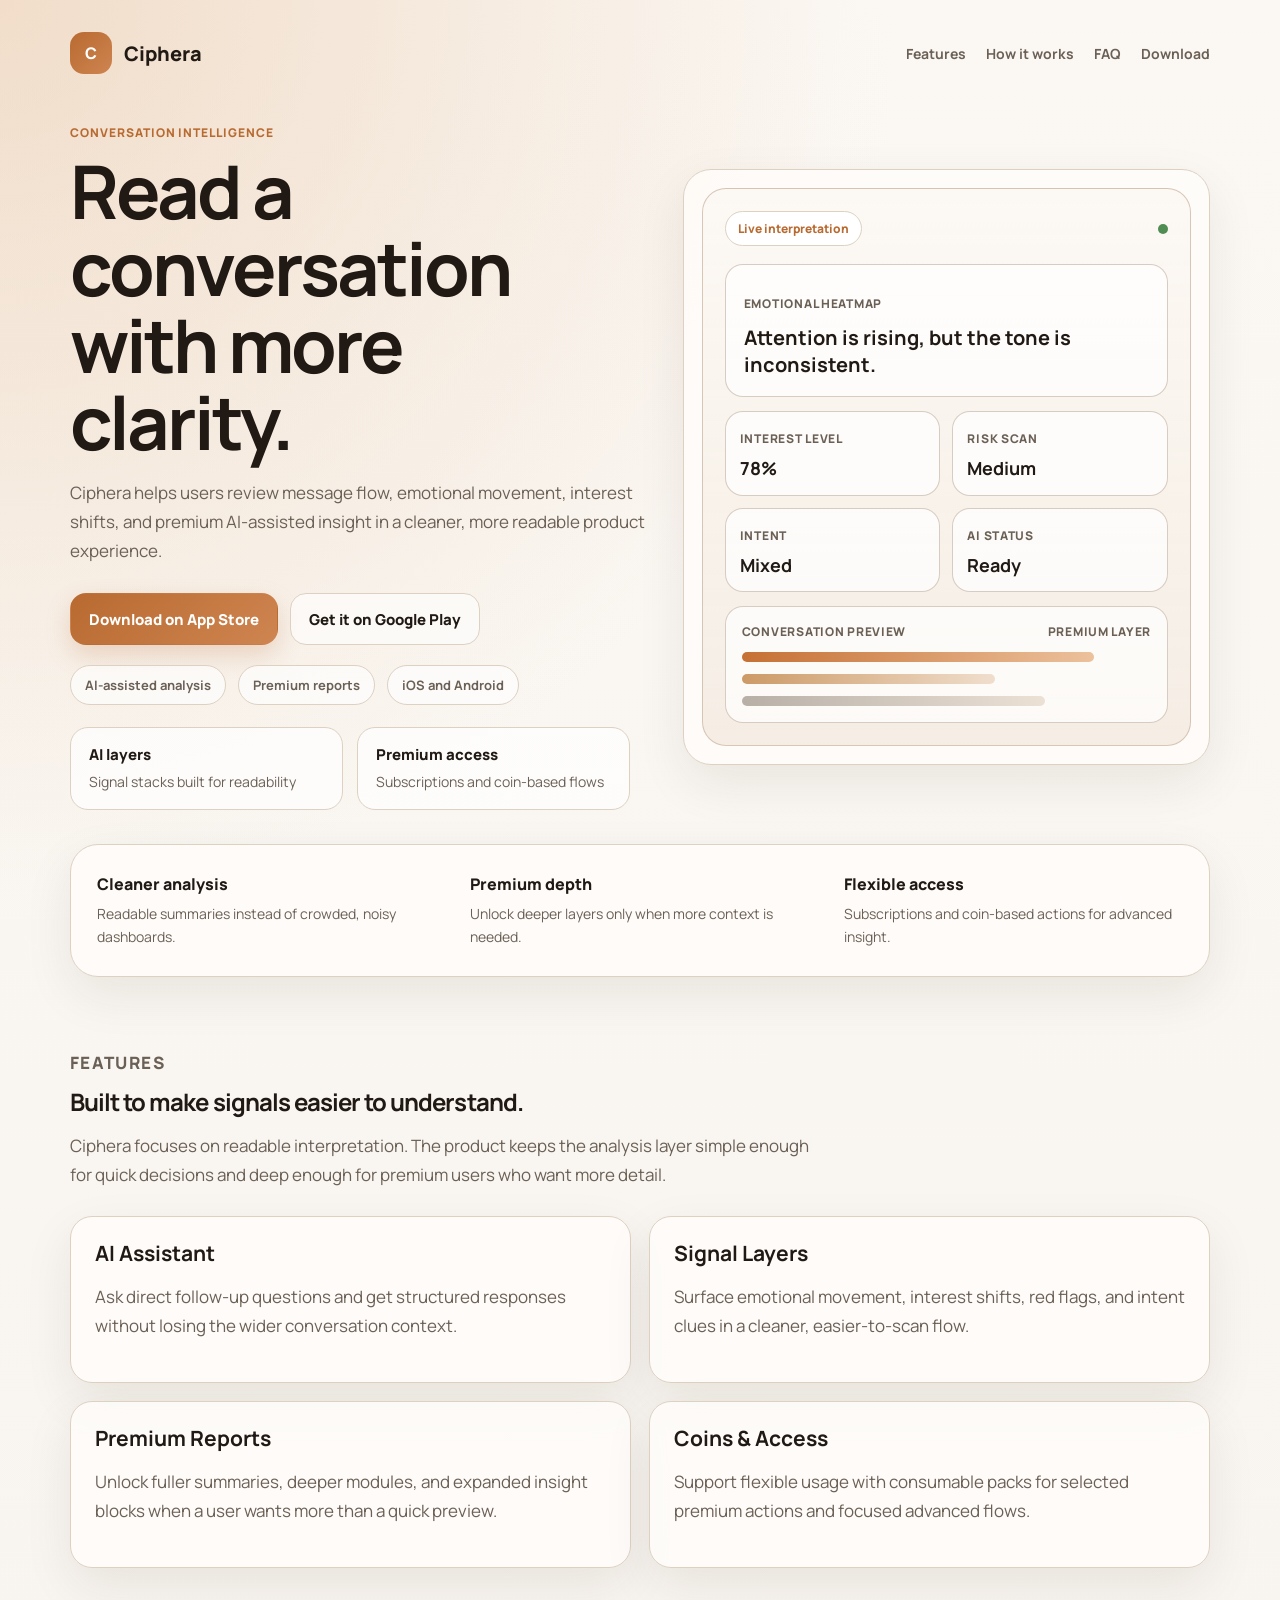
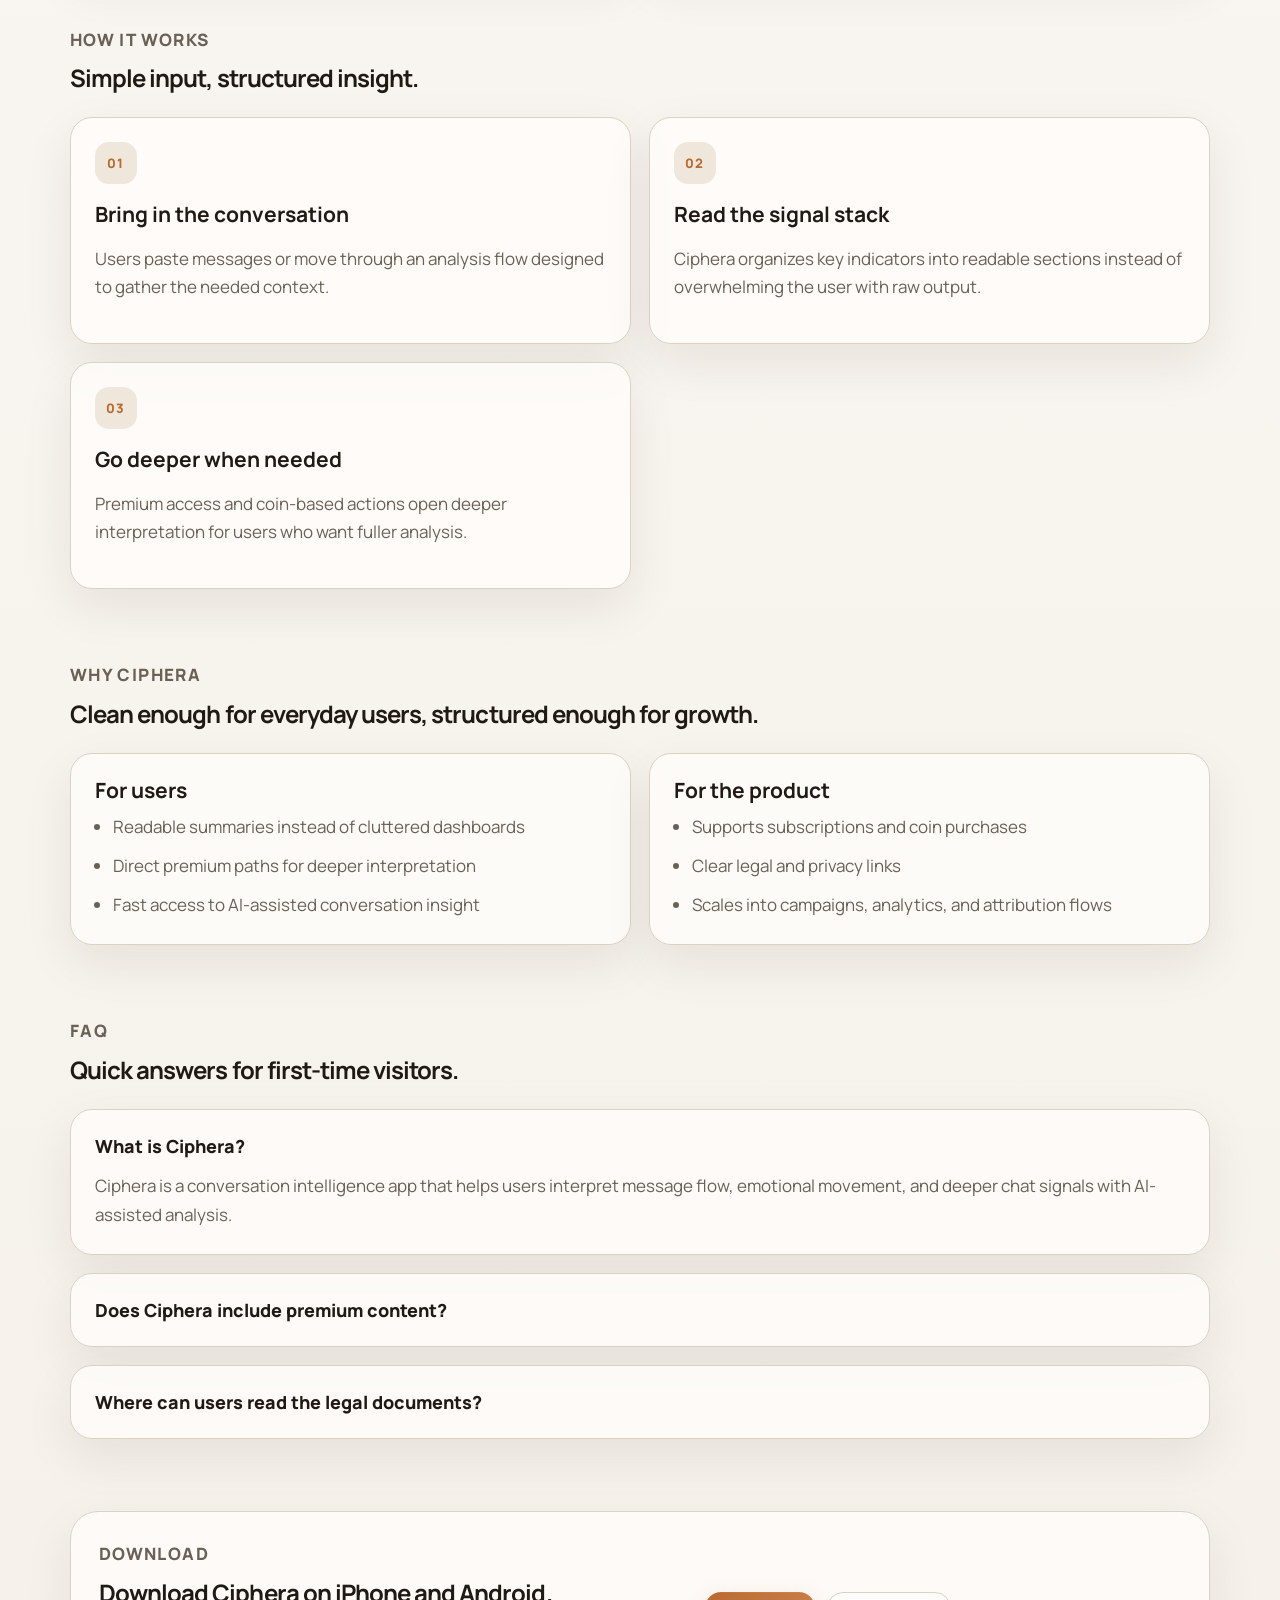
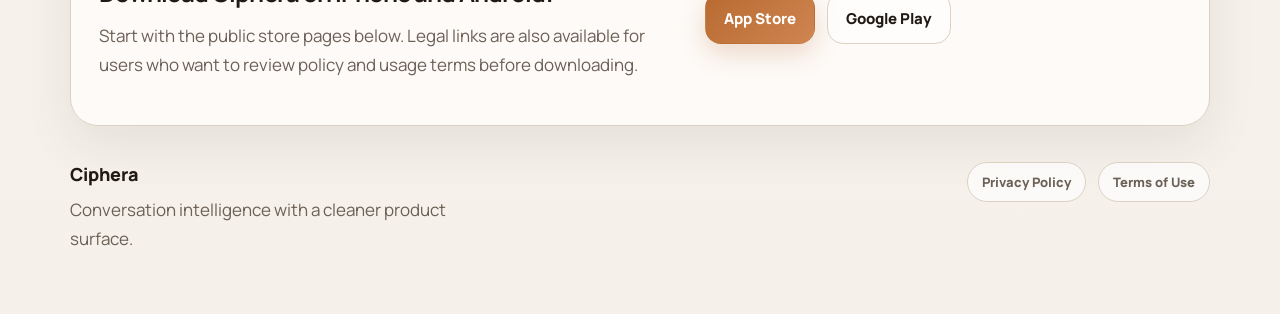
<file: index.html>
<!DOCTYPE html>
<html lang="en">
  <head>
    <meta charset="UTF-8" />
    <meta name="viewport" content="width=device-width, initial-scale=1.0" />
    <title>Ciphera | Conversation Intelligence</title>
    <meta
      name="description"
      content="Ciphera helps users understand conversation dynamics with AI-assisted summaries, premium insight layers, and cleaner signal tracking."
    />
    <link rel="preconnect" href="https://fonts.googleapis.com" />
    <link rel="preconnect" href="https://fonts.gstatic.com" crossorigin />
    <link
      href="https://fonts.googleapis.com/css2?family=Manrope:wght@500;600;700;800&display=swap"
      rel="stylesheet"
    />
    <link rel="stylesheet" href="./styles.css" />
  </head>
  <body>
    <div class="site-shell">
      <header class="topbar">
        <a class="brand" href="#top" aria-label="Ciphera home">
          <span class="brand-mark">C</span>
          <span class="brand-text">Ciphera</span>
        </a>

        <nav class="nav" aria-label="Primary">
          <a href="#features">Features</a>
          <a href="#how-it-works">How it works</a>
          <a href="#faq">FAQ</a>
          <a href="#download">Download</a>
        </nav>
      </header>

      <main id="top">
        <section class="hero">
          <div class="hero-copy">
            <p class="eyebrow">Conversation Intelligence</p>
            <h1>Read a conversation with more clarity.</h1>
            <p class="hero-text">
              Ciphera helps users review message flow, emotional movement,
              interest shifts, and premium AI-assisted insight in a cleaner,
              more readable product experience.
            </p>

            <div class="hero-actions">
              <a class="button button-primary" href="https://apps.apple.com/app/id6761788818" target="_blank" rel="noreferrer">Download on App Store</a>
              <a class="button button-secondary" href="https://play.google.com/store/apps/details?id=com.azizkutlu.ciphera" target="_blank" rel="noreferrer">Get it on Google Play</a>
            </div>

            <div class="hero-meta">
              <span>AI-assisted analysis</span>
              <span>Premium reports</span>
              <span>iOS and Android</span>
            </div>

            <div class="hero-stats">
              <div class="stat-card">
                <strong>AI layers</strong>
                <span>Signal stacks built for readability</span>
              </div>
              <div class="stat-card">
                <strong>Premium access</strong>
                <span>Subscriptions and coin-based flows</span>
              </div>
            </div>
          </div>

          <div class="hero-card">
            <div class="device-card">
              <div class="device-top">
                <span class="signal-pill">Live interpretation</span>
                <span class="status-dot"></span>
              </div>

              <div class="device-block">
                <p class="device-label">Emotional Heatmap</p>
                <strong>Attention is rising, but the tone is inconsistent.</strong>
              </div>

              <div class="device-grid">
                <div class="mini-card">
                  <span class="mini-label">Interest level</span>
                  <strong>78%</strong>
                </div>
                <div class="mini-card">
                  <span class="mini-label">Risk scan</span>
                  <strong>Medium</strong>
                </div>
                <div class="mini-card">
                  <span class="mini-label">Intent</span>
                  <strong>Mixed</strong>
                </div>
                <div class="mini-card">
                  <span class="mini-label">AI status</span>
                  <strong>Ready</strong>
                </div>
              </div>

              <div class="timeline-card">
                <div class="timeline-header">
                  <span>Conversation preview</span>
                  <span>Premium layer</span>
                </div>
                <div class="timeline-line line-warm"></div>
                <div class="timeline-line line-soft"></div>
                <div class="timeline-line line-neutral"></div>
              </div>
            </div>
          </div>
        </section>

        <section class="trust-strip">
          <div class="trust-item">
            <strong>Cleaner analysis</strong>
            <span>Readable summaries instead of crowded, noisy dashboards.</span>
          </div>
          <div class="trust-item">
            <strong>Premium depth</strong>
            <span>Unlock deeper layers only when more context is needed.</span>
          </div>
          <div class="trust-item">
            <strong>Flexible access</strong>
            <span>Subscriptions and coin-based actions for advanced insight.</span>
          </div>
        </section>

        <section class="section" id="features">
          <div class="section-head">
            <p class="eyebrow">Features</p>
            <h2>Built to make signals easier to understand.</h2>
            <p>
              Ciphera focuses on readable interpretation. The product keeps the
              analysis layer simple enough for quick decisions and deep enough
              for premium users who want more detail.
            </p>
          </div>

          <div class="feature-grid">
            <article class="feature-card">
              <h3>AI Assistant</h3>
              <p>
                Ask direct follow-up questions and get structured responses
                without losing the wider conversation context.
              </p>
            </article>

            <article class="feature-card">
              <h3>Signal Layers</h3>
              <p>
                Surface emotional movement, interest shifts, red flags, and
                intent clues in a cleaner, easier-to-scan flow.
              </p>
            </article>

            <article class="feature-card">
              <h3>Premium Reports</h3>
              <p>
                Unlock fuller summaries, deeper modules, and expanded insight
                blocks when a user wants more than a quick preview.
              </p>
            </article>

            <article class="feature-card">
              <h3>Coins & Access</h3>
              <p>
                Support flexible usage with consumable packs for selected
                premium actions and focused advanced flows.
              </p>
            </article>
          </div>
        </section>

        <section class="section section-alt" id="how-it-works">
          <div class="section-head">
            <p class="eyebrow">How It Works</p>
            <h2>Simple input, structured insight.</h2>
          </div>

          <div class="steps">
            <article class="step-card">
              <span class="step-number">01</span>
              <h3>Bring in the conversation</h3>
              <p>
                Users paste messages or move through an analysis flow designed
                to gather the needed context.
              </p>
            </article>

            <article class="step-card">
              <span class="step-number">02</span>
              <h3>Read the signal stack</h3>
              <p>
                Ciphera organizes key indicators into readable sections instead
                of overwhelming the user with raw output.
              </p>
            </article>

            <article class="step-card">
              <span class="step-number">03</span>
              <h3>Go deeper when needed</h3>
              <p>
                Premium access and coin-based actions open deeper interpretation
                for users who want fuller analysis.
              </p>
            </article>
          </div>
        </section>

        <section class="section">
          <div class="section-head">
            <p class="eyebrow">Why Ciphera</p>
            <h2>Clean enough for everyday users, structured enough for growth.</h2>
          </div>

          <div class="split-grid">
            <div class="value-panel">
              <h3>For users</h3>
              <ul class="clean-list">
                <li>Readable summaries instead of cluttered dashboards</li>
                <li>Direct premium paths for deeper interpretation</li>
                <li>Fast access to AI-assisted conversation insight</li>
              </ul>
            </div>

            <div class="value-panel">
              <h3>For the product</h3>
              <ul class="clean-list">
                <li>Supports subscriptions and coin purchases</li>
                <li>Clear legal and privacy links</li>
                <li>Scales into campaigns, analytics, and attribution flows</li>
              </ul>
            </div>
          </div>
        </section>

        <section class="section faq-section" id="faq">
          <div class="section-head">
            <p class="eyebrow">FAQ</p>
            <h2>Quick answers for first-time visitors.</h2>
          </div>

          <div class="faq-list">
            <details class="faq-item" open>
              <summary>What is Ciphera?</summary>
              <p>
                Ciphera is a conversation intelligence app that helps users
                interpret message flow, emotional movement, and deeper chat
                signals with AI-assisted analysis.
              </p>
            </details>

            <details class="faq-item">
              <summary>Does Ciphera include premium content?</summary>
              <p>
                Yes. Ciphera supports premium access and additional paid flows
                such as coin-based actions for deeper analysis paths.
              </p>
            </details>

            <details class="faq-item">
              <summary>Where can users read the legal documents?</summary>
              <p>
                The app includes direct links to both the Privacy Policy and the
                Terms of Use. Those links are also listed below.
              </p>
            </details>
          </div>
        </section>

        <section class="download-card" id="download">
          <div>
            <p class="eyebrow">Download</p>
            <h2>Download Ciphera on iPhone and Android.</h2>
            <p>
              Start with the public store pages below. Legal links are also
              available for users who want to review policy and usage terms
              before downloading.
            </p>
          </div>

          <div class="download-actions">
            <a
              class="button button-primary"
              href="https://apps.apple.com/app/id6761788818"
              data-store-link="ios"
              target="_blank"
              rel="noreferrer"
            >
              App Store
            </a>
            <a
              class="button button-secondary"
              href="https://play.google.com/store/apps/details?id=com.azizkutlu.ciphera"
              data-store-link="android"
              target="_blank"
              rel="noreferrer"
            >
              Google Play
            </a>
          </div>
        </section>
      </main>

      <footer class="footer">
        <div>
          <strong>Ciphera</strong>
          <p>Conversation intelligence with a cleaner product surface.</p>
        </div>

        <div class="footer-links">
          <a href="https://azizkutlu.github.io/Ciphera-Privacy-Policy/" target="_blank" rel="noreferrer">Privacy Policy</a>
          <a href="https://azizkutlu.github.io/Ciphera-Eula/terms.html" target="_blank" rel="noreferrer">Terms of Use</a>
        </div>
      </footer>
    </div>
  </body>
</html>
</file>
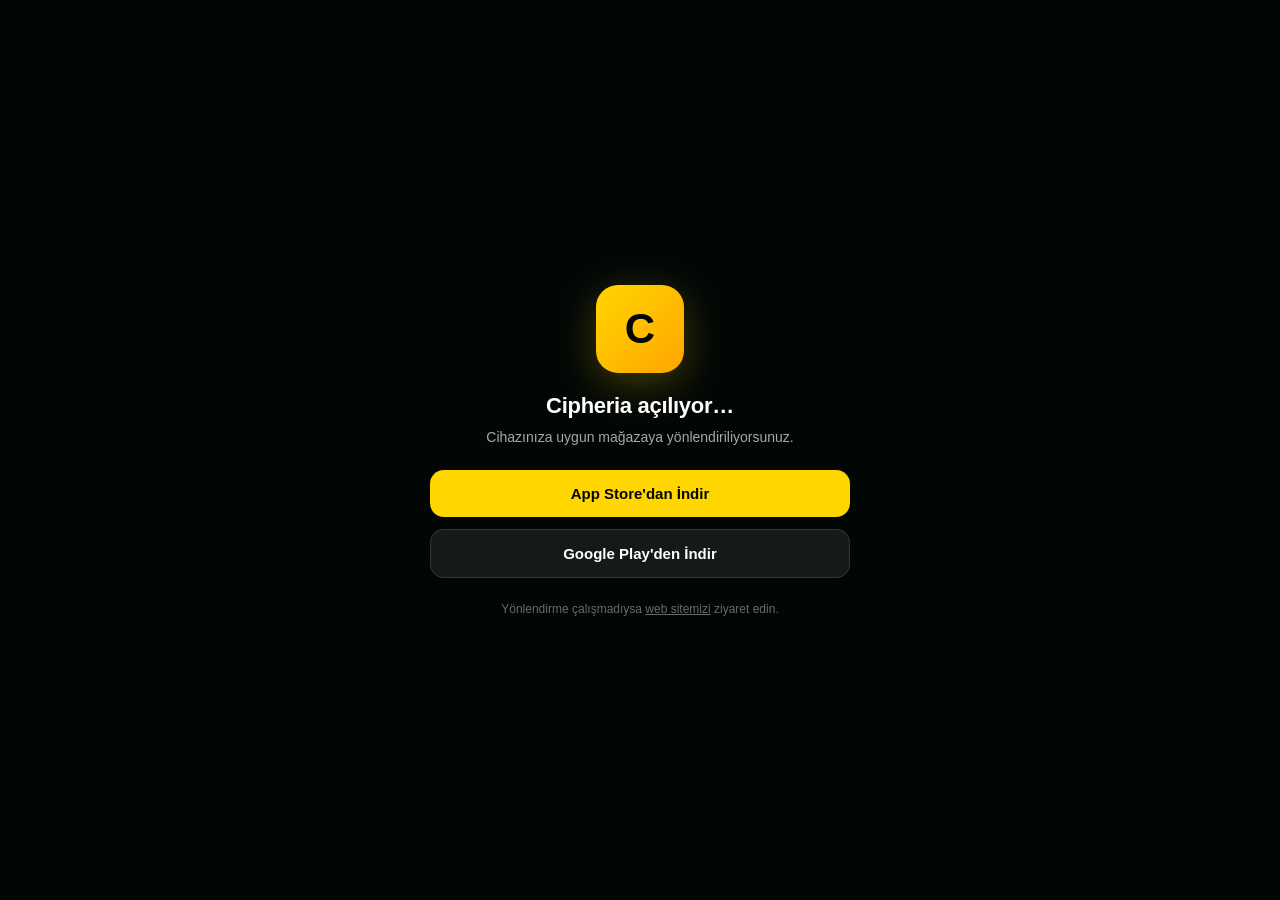
<file: app/index.html>
<!DOCTYPE html>
<html lang="tr">
<head>
  <meta charset="UTF-8">
  <meta name="viewport" content="width=device-width, initial-scale=1">
  <title>Cipheria — Uygulamayı İndir</title>
  <meta name="description" content="Cipheria'yı indir: telefon güvenlik ve analiz uygulaması.">
  <meta name="apple-itunes-app" content="app-id=6761788818">
  <meta name="google-play-app" content="app-id=com.azizkutlu.ciphera">
  <meta name="theme-color" content="#020706">
  <style>
    *{box-sizing:border-box}
    html,body{margin:0;padding:0}
    body{
      font-family:-apple-system,BlinkMacSystemFont,"Segoe UI",Roboto,Oxygen,Ubuntu,Cantarell,sans-serif;
      background:#020706;color:#fff;
      display:flex;align-items:center;justify-content:center;
      min-height:100vh;padding:24px;text-align:center;
      -webkit-font-smoothing:antialiased;
    }
    .box{max-width:420px;width:100%}
    .logo{
      width:88px;height:88px;border-radius:22px;margin:0 auto 20px;
      background:linear-gradient(135deg,#FFD600 0%,#FFA500 100%);
      display:flex;align-items:center;justify-content:center;
      font-size:42px;font-weight:900;color:#020706;
      box-shadow:0 10px 40px rgba(255,214,0,.25);
    }
    .spinner{
      width:34px;height:34px;border:3px solid rgba(255,255,255,.12);
      border-top-color:#FFD600;border-radius:50%;
      animation:spin .9s linear infinite;margin:0 auto 18px;
    }
    @keyframes spin{to{transform:rotate(360deg)}}
    h1{font-size:22px;margin:14px 0 8px;font-weight:700;letter-spacing:-.3px}
    p{opacity:.65;font-size:14px;margin:0 0 22px;line-height:1.5}
    .btns{display:flex;flex-direction:column;gap:12px;margin-top:20px}
    .btn{
      padding:15px 22px;border-radius:14px;
      background:#FFD600;color:#020706;
      text-decoration:none;font-weight:700;font-size:15px;
      transition:transform .15s ease;
      display:flex;align-items:center;justify-content:center;gap:8px;
    }
    .btn:hover{transform:translateY(-2px)}
    .btn.alt{background:rgba(255,255,255,.08);color:#fff;border:1px solid rgba(255,255,255,.12)}
    .small{font-size:12px;opacity:.4;margin-top:24px}
    .small a{color:inherit}
  </style>
</head>
<body>
  <div class="box">
    <div class="logo">C</div>
    <div class="spinner" id="spinner"></div>
    <h1>Cipheria açılıyor…</h1>
    <p>Cihazınıza uygun mağazaya yönlendiriliyorsunuz.</p>
    <div class="btns" id="manual" style="display:none">
      <a class="btn" id="iosBtn"
         href="https://apps.apple.com/app/id6761788818">App Store'dan İndir</a>
      <a class="btn alt" id="androidBtn"
         href="https://play.google.com/store/apps/details?id=com.azizkutlu.ciphera">Google Play'den İndir</a>
    </div>
    <div class="small">
      Yönlendirme çalışmadıysa <a href="https://azizkutlu.github.io/Ciphera-Site/">web sitemizi</a> ziyaret edin.
    </div>
  </div>

  <script>
    (function () {
      var IOS_URL     = "https://apps.apple.com/app/id6761788818";
      var ANDROID_URL = "https://play.google.com/store/apps/details?id=com.azizkutlu.ciphera";
      var WEB_URL     = "https://azizkutlu.github.io/Ciphera-Site/";
      var LOG_URL     = "https://us-east1-ciphera-2a4ad.cloudfunctions.net/logClick";

      var ua = navigator.userAgent || navigator.vendor || "";
      var isIOS = /iPad|iPhone|iPod/.test(ua) && !window.MSStream;
      var isAndroid = /android/i.test(ua);
      var qs = window.location.search || "";

      function parseParams(search) {
        var out = {};
        if (!search || search.length < 2) return out;
        var s = search.charAt(0) === "?" ? search.substring(1) : search;
        var parts = s.split("&");
        for (var i = 0; i < parts.length; i++) {
          var kv = parts[i].split("=");
          if (kv[0]) out[decodeURIComponent(kv[0])] = decodeURIComponent(kv[1] || "");
        }
        return out;
      }
      var params = parseParams(qs);

      var clickPayload = {
        utm_source:   params.utm_source   || "",
        utm_medium:   params.utm_medium   || "",
        utm_campaign: params.utm_campaign || "",
        utm_content:  params.utm_content  || "",
        utm_term:     params.utm_term     || "",
        user_agent:   ua,
        language:     navigator.language || navigator.userLanguage || "",
        timezone:     (Intl.DateTimeFormat().resolvedOptions().timeZone) || "",
        screen:       (window.screen && window.screen.width || 0) + "x" + (window.screen && window.screen.height || 0),
        viewport:     window.innerWidth + "x" + window.innerHeight,
        platform:     isIOS ? "ios" : isAndroid ? "android" : "desktop",
        referrer:     document.referrer || "",
        page_url:     window.location.href || "",
        ts_client_iso: new Date().toISOString(),
      };

      function redirectNow() {
        if (isAndroid) {
          var refQs = qs ? qs.substring(1) : "";
          var sep = ANDROID_URL.indexOf("?") > -1 ? "&" : "?";
          var referrer = refQs ? sep + "referrer=" + encodeURIComponent(refQs) : "";
          window.location.replace(ANDROID_URL + referrer);
        } else if (isIOS) {
          window.location.replace(IOS_URL + qs);
        } else {
          var s = document.getElementById("spinner"); if (s) s.style.display = "none";
          var m = document.getElementById("manual"); if (m) m.style.display = "flex";
        }
      }

      // Click log'u GÖNDER, ardından yönlendir. sendBeacon — sayfa unload
      // sırasında log'un gönderilmesini garantiler. 800ms safety timeout —
      // log başarısız olsa bile yönlendirme garanti.
      var redirected = false;
      function safeRedirect() { if (!redirected) { redirected = true; redirectNow(); } }
      setTimeout(safeRedirect, 800);

      try {
        var blob = new Blob([JSON.stringify(clickPayload)], { type: "application/json" });
        var beaconOk = (navigator.sendBeacon && navigator.sendBeacon(LOG_URL, blob));
        if (beaconOk) {
          setTimeout(safeRedirect, 50);
        } else {
          fetch(LOG_URL, {
            method: "POST",
            headers: { "Content-Type": "application/json" },
            body: JSON.stringify(clickPayload),
            keepalive: true,
            mode: "cors",
          })
            .catch(function(){})
            .finally(safeRedirect);
        }
      } catch (e) {
        safeRedirect();
      }
    })();
  </script>
</body>
</html>
</file>
<file: styles.css>
:root {
  --bg: #f5f1ea;
  --surface: rgba(255, 253, 250, 0.82);
  --surface-strong: rgba(255, 255, 255, 0.74);
  --surface-soft: #f0e7dc;
  --line: #ddd1c2;
  --text: #201914;
  --muted: #6b6056;
  --accent: #b86a30;
  --accent-strong: #cf8551;
  --shadow: 0 18px 50px rgba(40, 25, 12, 0.08);
  --radius-xl: 28px;
  --radius-lg: 22px;
  --radius-md: 16px;
  --content-width: 1180px;
}

* {
  box-sizing: border-box;
}

html {
  scroll-behavior: smooth;
}

body {
  margin: 0;
  font-family: "Manrope", system-ui, sans-serif;
  color: var(--text);
  background:
    radial-gradient(circle at top left, rgba(233, 199, 167, 0.55), transparent 24%),
    linear-gradient(180deg, #fbf8f4 0%, var(--bg) 100%);
}

a {
  color: inherit;
  text-decoration: none;
}

.site-shell {
  max-width: var(--content-width);
  margin: 0 auto;
  padding: 24px 20px 48px;
}

.topbar {
  display: flex;
  align-items: center;
  justify-content: space-between;
  gap: 20px;
  padding: 8px 0 28px;
}

.brand {
  display: inline-flex;
  align-items: center;
  gap: 12px;
}

.brand-mark {
  width: 42px;
  height: 42px;
  display: grid;
  place-items: center;
  border-radius: 14px;
  background: linear-gradient(135deg, var(--accent) 0%, var(--accent-strong) 100%);
  color: #fff;
  font-weight: 800;
}

.brand-text {
  font-size: 20px;
  font-weight: 800;
}

.nav {
  display: inline-flex;
  align-items: center;
  gap: 20px;
  color: var(--muted);
  font-size: 14px;
  font-weight: 700;
}

.hero {
  display: grid;
  grid-template-columns: 1.05fr 0.95fr;
  gap: 30px;
  align-items: center;
  padding: 22px 0 34px;
}

.eyebrow {
  margin: 0 0 12px;
  color: var(--accent);
  text-transform: uppercase;
  letter-spacing: 0.08em;
  font-size: 12px;
  font-weight: 800;
}

.hero h1,
.section-head h2,
.download-card h2 {
  margin: 0;
  line-height: 1.04;
  letter-spacing: -0.04em;
}

.hero h1 {
  font-size: clamp(42px, 6vw, 74px);
  max-width: 11ch;
}

.hero-text,
.section-head p,
.download-card p,
.feature-card p,
.step-card p,
.value-panel li,
.faq-item p,
.footer p,
.stat-card span,
.trust-item span {
  color: var(--muted);
  font-size: 17px;
  line-height: 1.7;
}

.hero-text {
  max-width: 60ch;
  margin: 18px 0 0;
}

.hero-actions,
.download-actions,
.footer-links,
.hero-meta {
  display: flex;
  flex-wrap: wrap;
  gap: 12px;
}

.hero-actions {
  margin-top: 28px;
}

.button {
  display: inline-flex;
  align-items: center;
  justify-content: center;
  min-height: 52px;
  padding: 0 18px;
  border-radius: 16px;
  font-size: 15px;
  font-weight: 800;
  border: 1px solid transparent;
  transition: transform 0.18s ease, border-color 0.18s ease, background 0.18s ease;
}

.button:hover {
  transform: translateY(-1px);
}

.button-primary {
  color: #fff;
  background: linear-gradient(135deg, var(--accent) 0%, var(--accent-strong) 100%);
  box-shadow: 0 10px 24px rgba(184, 106, 48, 0.22);
}

.button-secondary {
  color: var(--text);
  background: rgba(255, 255, 255, 0.62);
  border-color: var(--line);
}

.hero-meta {
  margin-top: 20px;
}

.hero-meta span {
  padding: 10px 14px;
  border-radius: 999px;
  background: rgba(255, 255, 255, 0.66);
  border: 1px solid var(--line);
  color: var(--muted);
  font-size: 13px;
  font-weight: 700;
}

.hero-stats {
  display: grid;
  grid-template-columns: repeat(2, minmax(0, 1fr));
  gap: 14px;
  margin-top: 22px;
  max-width: 560px;
}

.stat-card {
  padding: 16px 18px;
  border-radius: 18px;
  background: var(--surface-strong);
  border: 1px solid var(--line);
}

.stat-card strong {
  display: block;
  font-size: 15px;
  font-weight: 800;
}

.stat-card span {
  display: block;
  margin-top: 6px;
  font-size: 14px;
  line-height: 1.55;
}

.hero-card,
.trust-strip,
.feature-card,
.step-card,
.value-panel,
.faq-item,
.download-card {
  background: var(--surface);
  border: 1px solid var(--line);
  box-shadow: var(--shadow);
}

.hero-card,
.trust-strip,
.download-card {
  border-radius: var(--radius-xl);
}

.hero-card {
  padding: 18px;
}

.device-card {
  border-radius: 24px;
  padding: 22px;
  background:
    linear-gradient(180deg, rgba(252, 248, 243, 0.95) 0%, rgba(244, 235, 225, 0.88) 100%);
  border: 1px solid rgba(203, 181, 160, 0.72);
}

.device-top,
.timeline-header {
  display: flex;
  align-items: center;
  justify-content: space-between;
  gap: 12px;
}

.signal-pill {
  padding: 8px 12px;
  border-radius: 999px;
  background: #fff;
  border: 1px solid var(--line);
  font-size: 12px;
  font-weight: 800;
  color: var(--accent);
}

.status-dot {
  width: 10px;
  height: 10px;
  border-radius: 50%;
  background: #4f8d53;
}

.device-block,
.mini-card,
.timeline-card {
  background: rgba(255, 255, 255, 0.72);
  border: 1px solid rgba(212, 200, 188, 0.92);
  border-radius: 18px;
}

.device-block {
  margin-top: 18px;
  padding: 18px;
}

.device-label,
.mini-label,
.timeline-header {
  color: var(--muted);
  font-size: 12px;
  font-weight: 800;
  text-transform: uppercase;
  letter-spacing: 0.06em;
}

.device-block strong,
.mini-card strong {
  display: block;
  margin-top: 8px;
  font-size: 20px;
  line-height: 1.35;
}

.device-grid {
  display: grid;
  grid-template-columns: 1fr 1fr;
  gap: 12px;
  margin-top: 14px;
}

.mini-card {
  padding: 14px;
}

.mini-card strong {
  font-size: 18px;
}

.timeline-card {
  margin-top: 14px;
  padding: 16px;
}

.timeline-line {
  height: 10px;
  border-radius: 999px;
  margin-top: 12px;
}

.line-warm {
  width: 86%;
  background: linear-gradient(90deg, #c67033 0%, #ecc19c 100%);
}

.line-soft {
  width: 62%;
  background: linear-gradient(90deg, #cc9a66 0%, #f0decd 100%);
}

.line-neutral {
  width: 74%;
  background: linear-gradient(90deg, #b8afa7 0%, #ebe1d5 100%);
}

.trust-strip {
  display: grid;
  grid-template-columns: repeat(3, 1fr);
  gap: 18px;
  padding: 18px;
}

.trust-item {
  padding: 10px 8px;
}

.trust-item strong {
  display: block;
  font-size: 16px;
  font-weight: 800;
}

.trust-item span {
  display: block;
  margin-top: 8px;
  font-size: 14px;
  line-height: 1.6;
}

.section {
  padding: 72px 0 0;
}

.section-alt {
  padding-top: 58px;
}

.section-head {
  max-width: 760px;
  margin-bottom: 26px;
}

.feature-grid,
.split-grid,
.steps,
.faq-list {
  display: grid;
  gap: 18px;
}

.feature-grid,
.steps,
.split-grid {
  grid-template-columns: repeat(2, minmax(0, 1fr));
}

.feature-card,
.step-card,
.value-panel,
.faq-item {
  border-radius: var(--radius-lg);
  padding: 24px;
}

.feature-card h3,
.step-card h3,
.value-panel h3 {
  margin: 0 0 10px;
  font-size: 21px;
  line-height: 1.2;
}

.clean-list {
  margin: 0;
  padding-left: 18px;
}

.clean-list li + li {
  margin-top: 10px;
}

.step-number {
  display: inline-flex;
  align-items: center;
  justify-content: center;
  width: 42px;
  height: 42px;
  margin-bottom: 18px;
  border-radius: 14px;
  background: var(--surface-soft);
  color: var(--accent);
  font-size: 13px;
  font-weight: 800;
  letter-spacing: 0.08em;
}

.faq-item summary {
  cursor: pointer;
  list-style: none;
  font-size: 18px;
  font-weight: 800;
}

.faq-item summary::-webkit-details-marker {
  display: none;
}

.faq-item p {
  margin: 14px 0 0;
}

.download-card {
  display: grid;
  grid-template-columns: 1.1fr 0.9fr;
  align-items: center;
  gap: 24px;
  margin-top: 72px;
  padding: 28px;
}

.footer {
  display: flex;
  align-items: flex-start;
  justify-content: space-between;
  gap: 20px;
  padding: 36px 0 12px;
}

.footer strong {
  display: block;
  font-size: 18px;
  font-weight: 800;
}

.footer p {
  margin: 10px 0 0;
  max-width: 420px;
}

.footer-links {
  justify-content: flex-end;
}

.footer-links a {
  padding: 10px 14px;
  border-radius: 999px;
  border: 1px solid var(--line);
  background: rgba(255, 255, 255, 0.66);
  color: var(--muted);
  font-size: 13px;
  font-weight: 800;
}

@media (max-width: 960px) {
  .hero,
  .trust-strip,
  .feature-grid,
  .steps,
  .split-grid,
  .download-card,
  .hero-stats {
    grid-template-columns: 1fr;
  }

  .topbar,
  .footer {
    flex-direction: column;
    align-items: flex-start;
  }

  .nav {
    flex-wrap: wrap;
  }

  .footer-links {
    justify-content: flex-start;
  }
}

@media (max-width: 640px) {
  .site-shell {
    padding: 20px 16px 36px;
  }

  .hero {
    padding-top: 10px;
  }

  .hero h1 {
    max-width: none;
    font-size: clamp(36px, 11vw, 54px);
  }

  .device-grid {
    grid-template-columns: 1fr;
  }

  .button {
    width: 100%;
  }

  .hero-actions,
  .download-actions {
    display: grid;
    grid-template-columns: 1fr;
  }

  .topbar {
    padding-bottom: 18px;
  }
}
</file>
